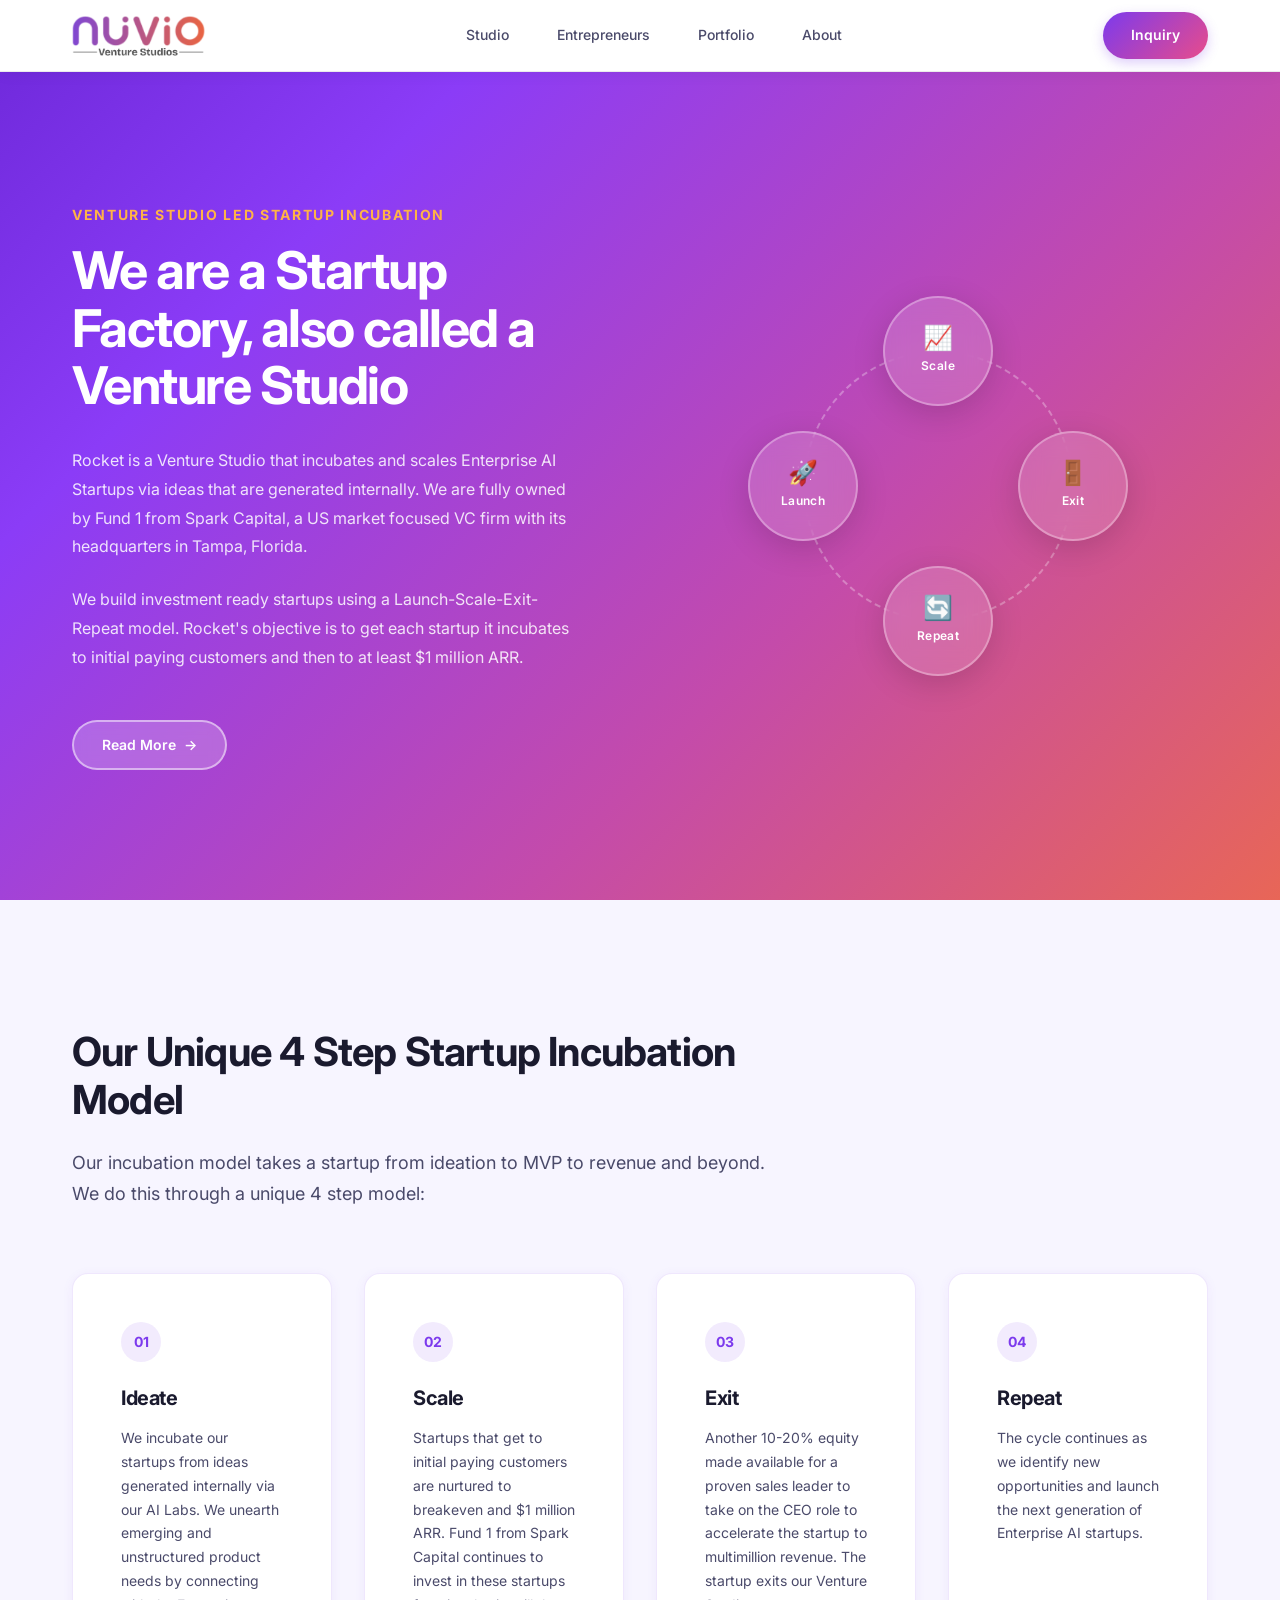
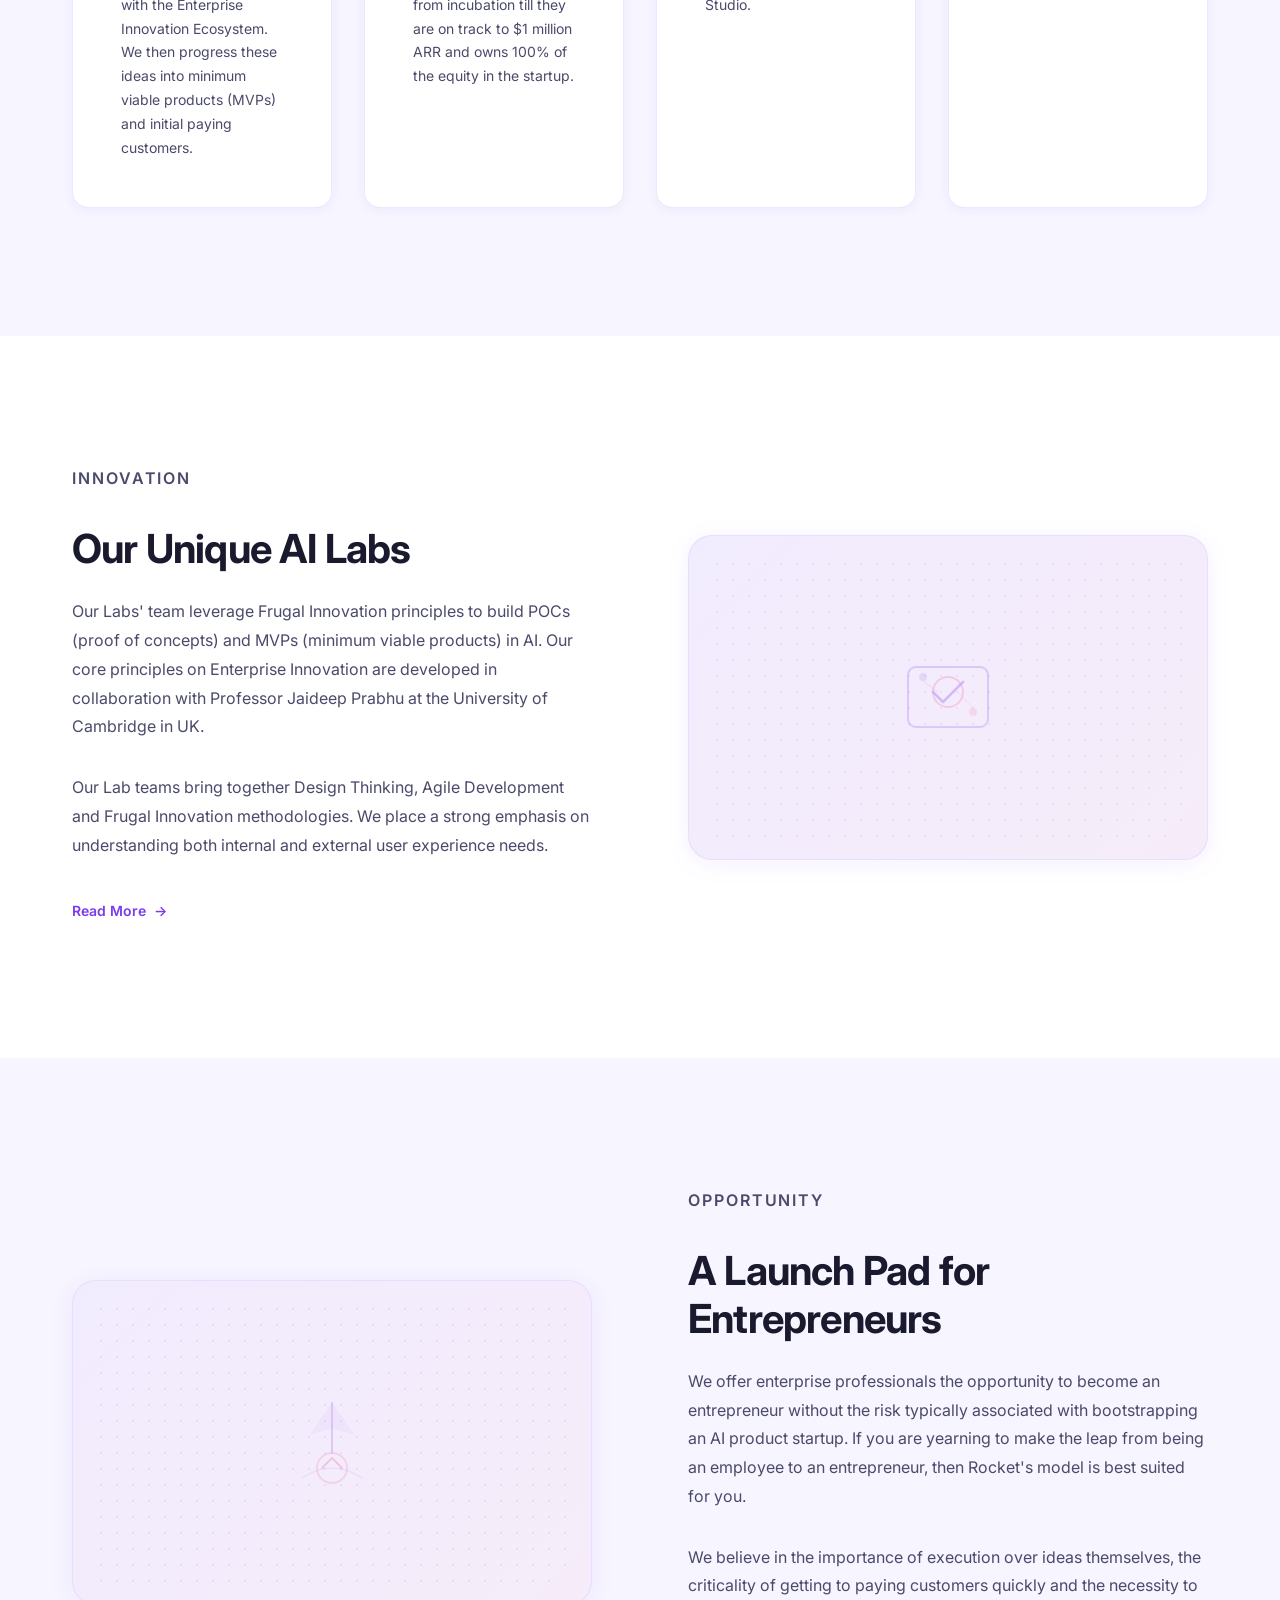
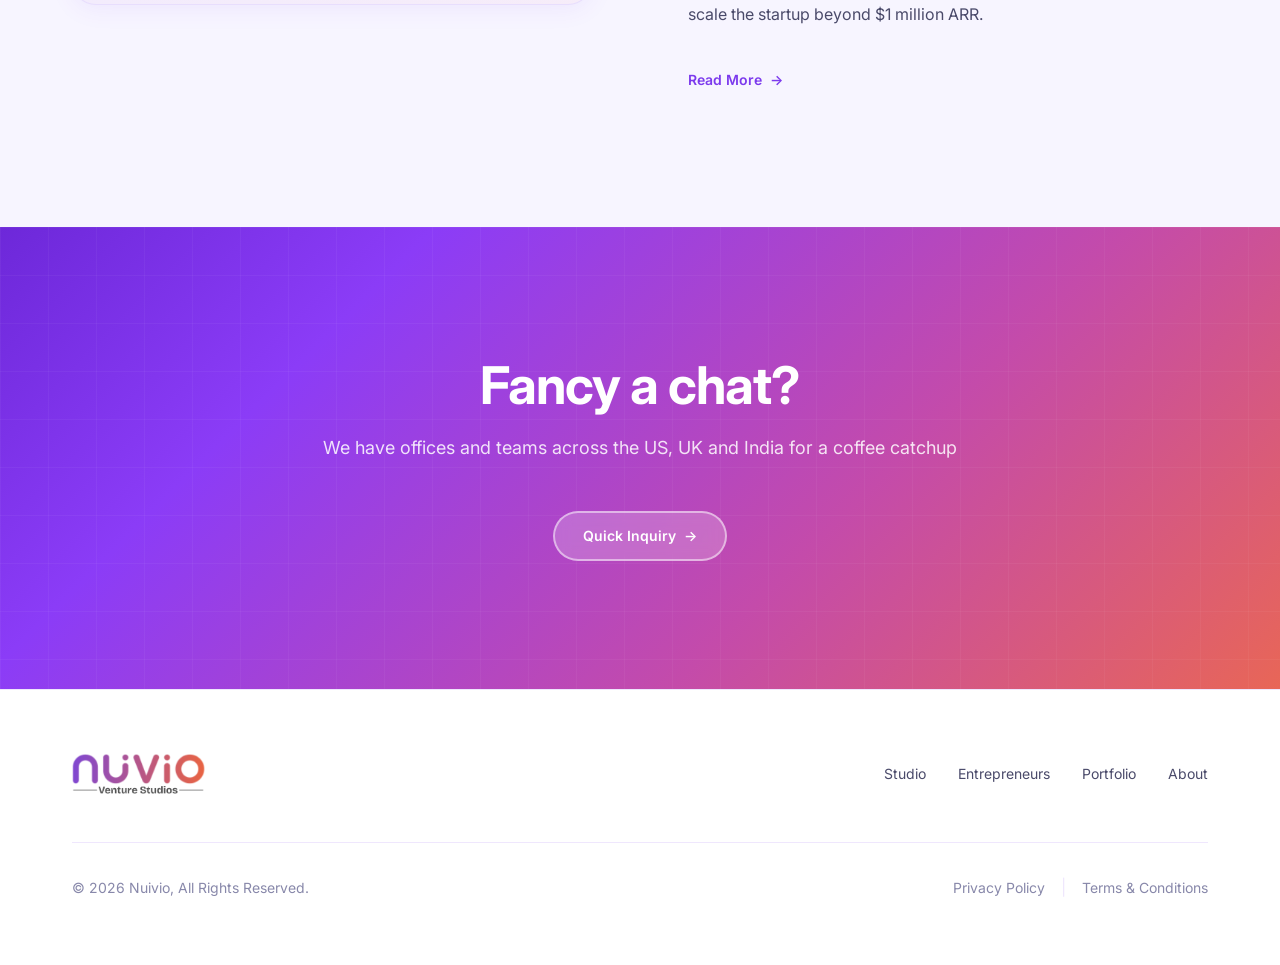
<file: index.html>
<!DOCTYPE html>
<html lang="en">

<head>
  <meta charset="UTF-8">
  <meta name="viewport" content="width=device-width, initial-scale=1.0">
  <title>Rocket — Venture Studio led Startup Incubation</title>
  <meta name="description"
    content="Rocket is a Venture Studio that incubates and scales Enterprise AI Startups. We build investment-ready startups using a Launch-Scale-Exit-Repeat model.">
  <link rel="preconnect" href="https://fonts.googleapis.com">
  <link rel="preconnect" href="https://fonts.gstatic.com" crossorigin>
  <link href="https://fonts.googleapis.com/css2?family=Inter:wght@400;500;600;700;800;900&display=swap"
    rel="stylesheet">
  <link rel="stylesheet" href="style.css">
</head>

<body>

  <!-- ========== NAVBAR ========== -->
  <nav class="navbar" id="navbar">
    <div class="container">
      <a href="index.html" class="navbar-logo">
        <img src="images/logo.png" alt="Rocket Logo" style="height: 40px;">
      </a>

      <div class="navbar-nav" id="navbarNav">
        <a href="studio.html">Studio</a>
        <a href="entrepreneurs.html">Entrepreneurs</a>
        <a href="#">Portfolio</a>
        <a href="#">About</a>
      </div>

      <div class="navbar-right">
        <a href="#inquiry" class="btn btn-primary">Inquiry</a>
        <button class="mobile-toggle" id="mobileToggle" aria-label="Toggle menu">
          <span></span>
          <span></span>
          <span></span>
        </button>
      </div>
    </div>
  </nav>

  <!-- ========== HERO ========== -->
  <section class="hero" id="hero">
    <div class="container">
      <div class="hero-content">
        <p class="eyebrow fade-in">Venture Studio led Startup Incubation</p>
        <h1 class="fade-in fade-in-delay-1">We are a Startup Factory, also called a Venture Studio</h1>
        <p class="hero-body fade-in fade-in-delay-2">
          Rocket is a Venture Studio that incubates and scales Enterprise AI Startups via ideas that are generated
          internally. We are fully owned by Fund 1 from Spark Capital, a US market focused VC firm with its headquarters
          in Tampa, Florida.
        </p>
        <p class="hero-body fade-in fade-in-delay-2" style="margin-top: -1.5rem;">
          We build investment ready startups using a Launch-Scale-Exit-Repeat model. Rocket's objective is to get each
          startup it incubates to initial paying customers and then to at least $1 million ARR.
        </p>
        <a href="studio.html" class="btn btn-primary fade-in fade-in-delay-3">
          Read More
          <span class="arrow">→</span>
        </a>
      </div>

      <!-- Step Circles Visual -->
      <div class="hero-visual fade-in fade-in-delay-3">
        <div class="step-circles">
          <!-- Rotating dashed connector ring -->
          <div class="step-circles-connector"></div>

          <!-- Scale -->
          <div class="step-circle step-circle--scale">
            <span class="step-circle-icon">📈</span>
            <span class="step-circle-label">Scale</span>
          </div>

          <!-- Launch -->
          <div class="step-circle step-circle--launch">
            <span class="step-circle-icon">🚀</span>
            <span class="step-circle-label">Launch</span>
          </div>

          <!-- Exit -->
          <div class="step-circle step-circle--exit">
            <span class="step-circle-icon">🚪</span>
            <span class="step-circle-label">Exit</span>
          </div>

          <!-- Repeat -->
          <div class="step-circle step-circle--repeat">
            <span class="step-circle-icon">🔄</span>
            <span class="step-circle-label">Repeat</span>
          </div>
        </div>
      </div>
    </div>
  </section>

  <!-- ========== 4-STEP MODEL ========== -->
  <section class="section section--alt" id="model">
    <div class="container">
      <div class="section-header fade-in">
        <h2>Our Unique 4 Step Startup Incubation Model</h2>
        <p>Our incubation model takes a startup from ideation to MVP to revenue and beyond. We do this through a unique
          4 step model:</p>
      </div>

      <div class="cards-grid">
        <div class="card fade-in fade-in-delay-1">
          <div class="card-step">01</div>
          <h3>Ideate</h3>
          <p>We incubate our startups from ideas generated internally via our AI Labs. We unearth emerging and
            unstructured product needs by connecting with the Enterprise Innovation Ecosystem. We then progress these
            ideas into minimum viable products (MVPs) and initial paying customers.</p>
        </div>
        <div class="card fade-in fade-in-delay-2">
          <div class="card-step">02</div>
          <h3>Scale</h3>
          <p>Startups that get to initial paying customers are nurtured to breakeven and $1 million ARR. Fund 1 from
            Spark Capital continues to invest in these startups from incubation till they are on track to $1 million ARR
            and owns 100% of the equity in the startup.</p>
        </div>
        <div class="card fade-in fade-in-delay-3">
          <div class="card-step">03</div>
          <h3>Exit</h3>
          <p>Another 10-20% equity made available for a proven sales leader to take on the CEO role to accelerate the
            startup to multimillion revenue. The startup exits our Venture Studio.</p>
        </div>
        <div class="card fade-in fade-in-delay-4">
          <div class="card-step">04</div>
          <h3>Repeat</h3>
          <p>The cycle continues as we identify new opportunities and launch the next generation of Enterprise AI
            startups.</p>
        </div>
      </div>
    </div>
  </section>

  <!-- ========== AI LABS ========== -->
  <section class="section" id="labs">
    <div class="container">
      <div class="content-split">
        <div class="content-text fade-in">
          <p class="eyebrow">Innovation</p>
          <h2>Our Unique AI Labs</h2>
          <p>Our Labs' team leverage Frugal Innovation principles to build POCs (proof of concepts) and MVPs (minimum
            viable products) in AI. Our core principles on Enterprise Innovation are developed in collaboration with
            Professor Jaideep Prabhu at the University of Cambridge in UK.</p>
          <p>Our Lab teams bring together Design Thinking, Agile Development and Frugal Innovation methodologies. We
            place a strong emphasis on understanding both internal and external user experience needs.</p>
          <a href="studio.html" class="btn btn-ghost">
            Read More <span class="arrow">→</span>
          </a>
        </div>
        <div class="content-image fade-in fade-in-delay-2">
          <div class="illustration-placeholder">
            <svg viewBox="0 0 120 120" fill="none" xmlns="http://www.w3.org/2000/svg">
              <rect x="20" y="30" width="80" height="60" rx="8" stroke="#7c3aed" stroke-width="2" opacity="0.5" />
              <circle cx="60" cy="55" r="15" stroke="#e84c8b" stroke-width="2" opacity="0.5" />
              <path d="M45 55 L55 65 L75 45" stroke="#7c3aed" stroke-width="2.5" stroke-linecap="round"
                stroke-linejoin="round" opacity="0.7" />
              <circle cx="35" cy="40" r="4" fill="#7c3aed" opacity="0.3" />
              <circle cx="85" cy="75" r="4" fill="#e84c8b" opacity="0.3" />
              <line x1="35" y1="44" x2="50" y2="55" stroke="#7c3aed" stroke-width="1" opacity="0.3" />
              <line x1="70" y1="55" x2="85" y2="71" stroke="#e84c8b" stroke-width="1" opacity="0.3" />
            </svg>
          </div>
        </div>
      </div>
    </div>
  </section>

  <!-- ========== ENTREPRENEURS ========== -->
  <section class="section section--alt" id="entrepreneurs">
    <div class="container">
      <div class="content-split content-split--reverse">
        <div class="content-text fade-in">
          <p class="eyebrow">Opportunity</p>
          <h2>A Launch Pad for Entrepreneurs</h2>
          <p>We offer enterprise professionals the opportunity to become an entrepreneur without the risk typically
            associated with bootstrapping an AI product startup. If you are yearning to make the leap from being an
            employee to an entrepreneur, then Rocket's model is best suited for you.</p>
          <p>We believe in the importance of execution over ideas themselves, the criticality of getting to paying
            customers quickly and the necessity to scale the startup beyond $1 million ARR.</p>
          <a href="entrepreneurs.html" class="btn btn-ghost">
            Read More <span class="arrow">→</span>
          </a>
        </div>
        <div class="content-image fade-in fade-in-delay-2">
          <div class="illustration-placeholder">
            <svg viewBox="0 0 120 120" fill="none" xmlns="http://www.w3.org/2000/svg">
              <path d="M60 20 L60 70" stroke="#7c3aed" stroke-width="2" stroke-linecap="round" opacity="0.5" />
              <path d="M60 20 L80 50 L60 45 L40 50 Z" fill="#7c3aed" opacity="0.1" stroke="#7c3aed"
                stroke-width="1.5" />
              <circle cx="60" cy="85" r="15" stroke="#e84c8b" stroke-width="2" opacity="0.4" />
              <path d="M50 85 L60 75 L70 85" stroke="#e84c8b" stroke-width="2" stroke-linecap="round"
                stroke-linejoin="round" opacity="0.6" />
              <path d="M30 95 Q60 75 90 95" stroke="#7c3aed" stroke-width="1" opacity="0.3" />
            </svg>
          </div>
        </div>
      </div>
    </div>
  </section>

  <!-- ========== CTA BANNER ========== -->
  <section class="cta-banner" id="inquiry">
    <div class="container">
      <h2 class="fade-in">Fancy a chat?</h2>
      <p class="fade-in fade-in-delay-1">We have offices and teams across the US, UK and India for a coffee catchup</p>
      <a href="#inquiry" class="btn btn-primary fade-in fade-in-delay-2">
        Quick Inquiry
        <span class="arrow">→</span>
      </a>
    </div>
  </section>

  <!-- ========== FOOTER ========== -->
  <footer class="footer">
    <div class="container">
      <div class="footer-top">
        <a href="index.html" class="footer-logo">
          <img src="images/logo.png" alt="Rocket Logo" style="height: 40px;">
        </a>

        <nav class="footer-nav">
          <a href="studio.html">Studio</a>
          <a href="entrepreneurs.html">Entrepreneurs</a>
          <a href="#">Portfolio</a>
          <a href="#">About</a>
        </nav>
      </div>

      <div class="footer-bottom">
        <p>&copy; 2026 Nuivio, All Rights Reserved.</p>
        <div class="footer-legal">
          <a href="#">Privacy Policy</a>
          <span class="divider">|</span>
          <a href="#">Terms &amp; Conditions</a>
        </div>
      </div>
    </div>
  </footer>

  <script src="main.js"></script>
</body>

</html>
</file>
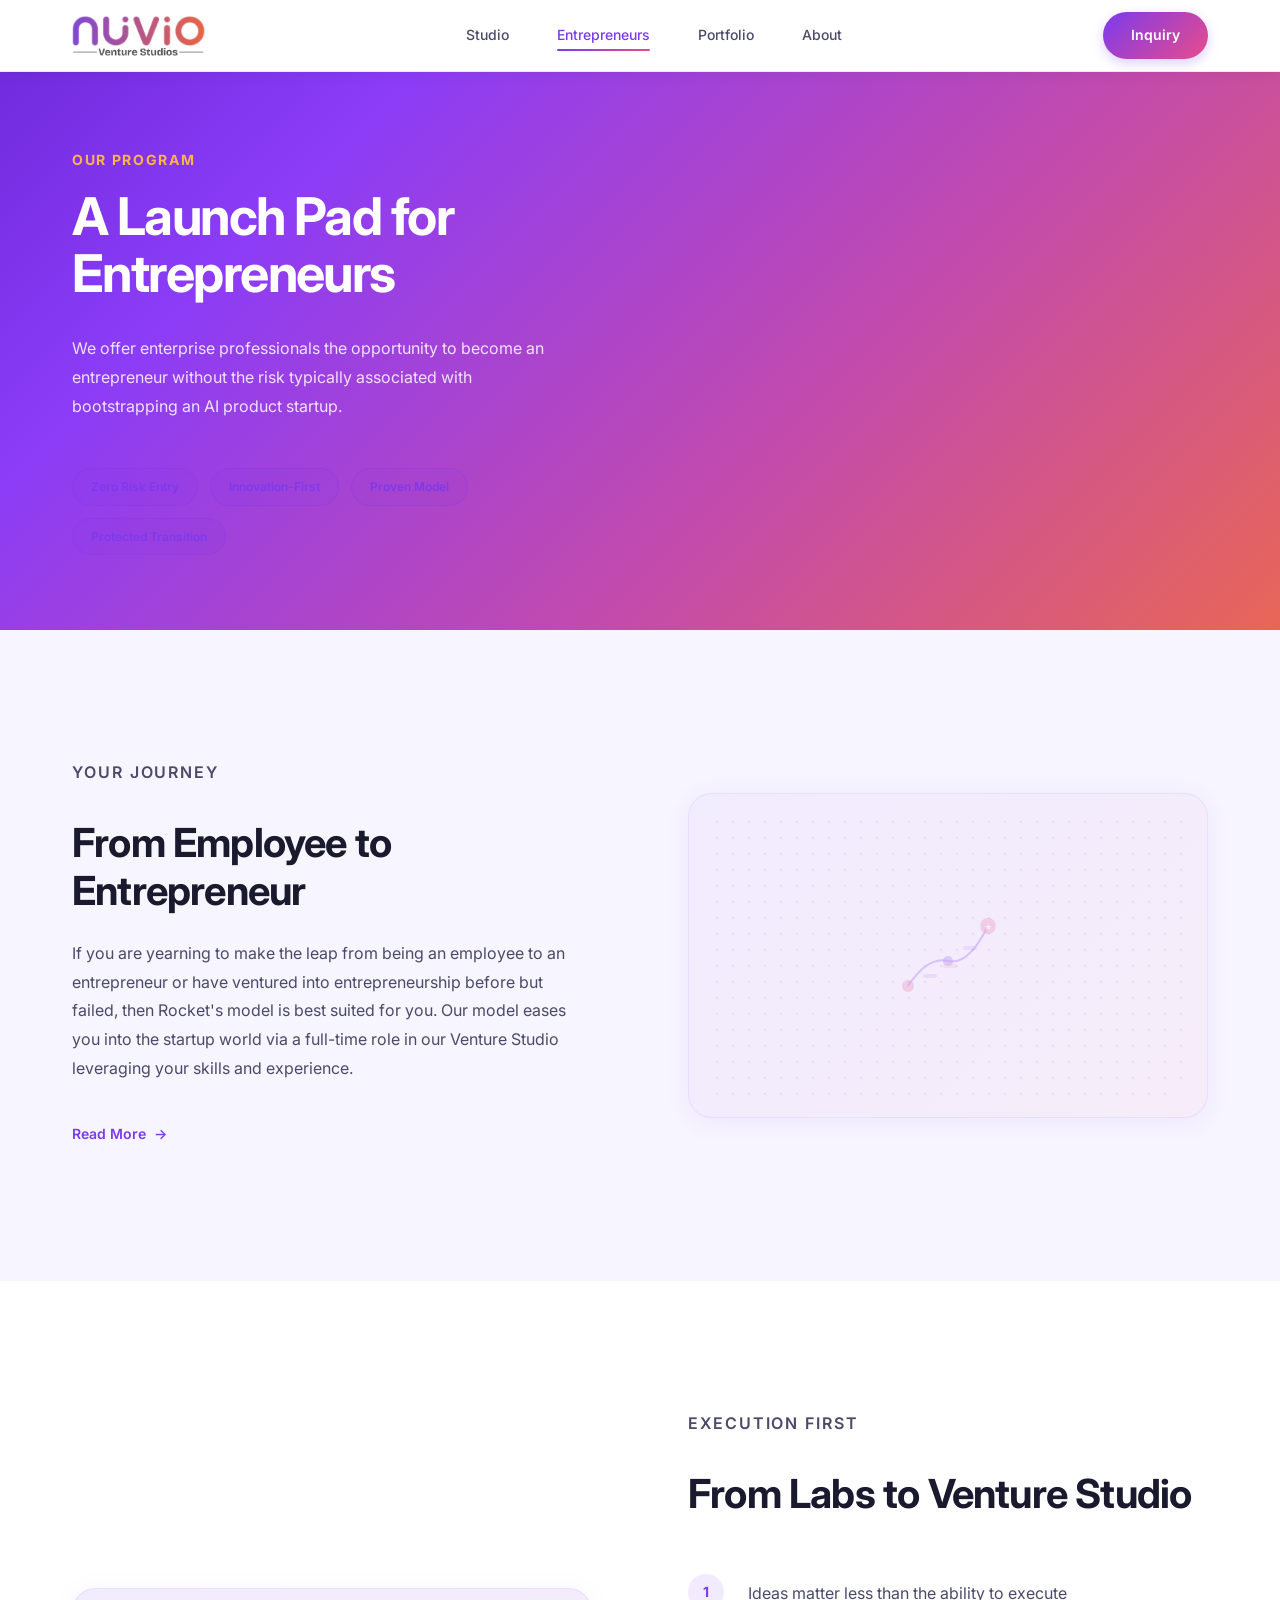
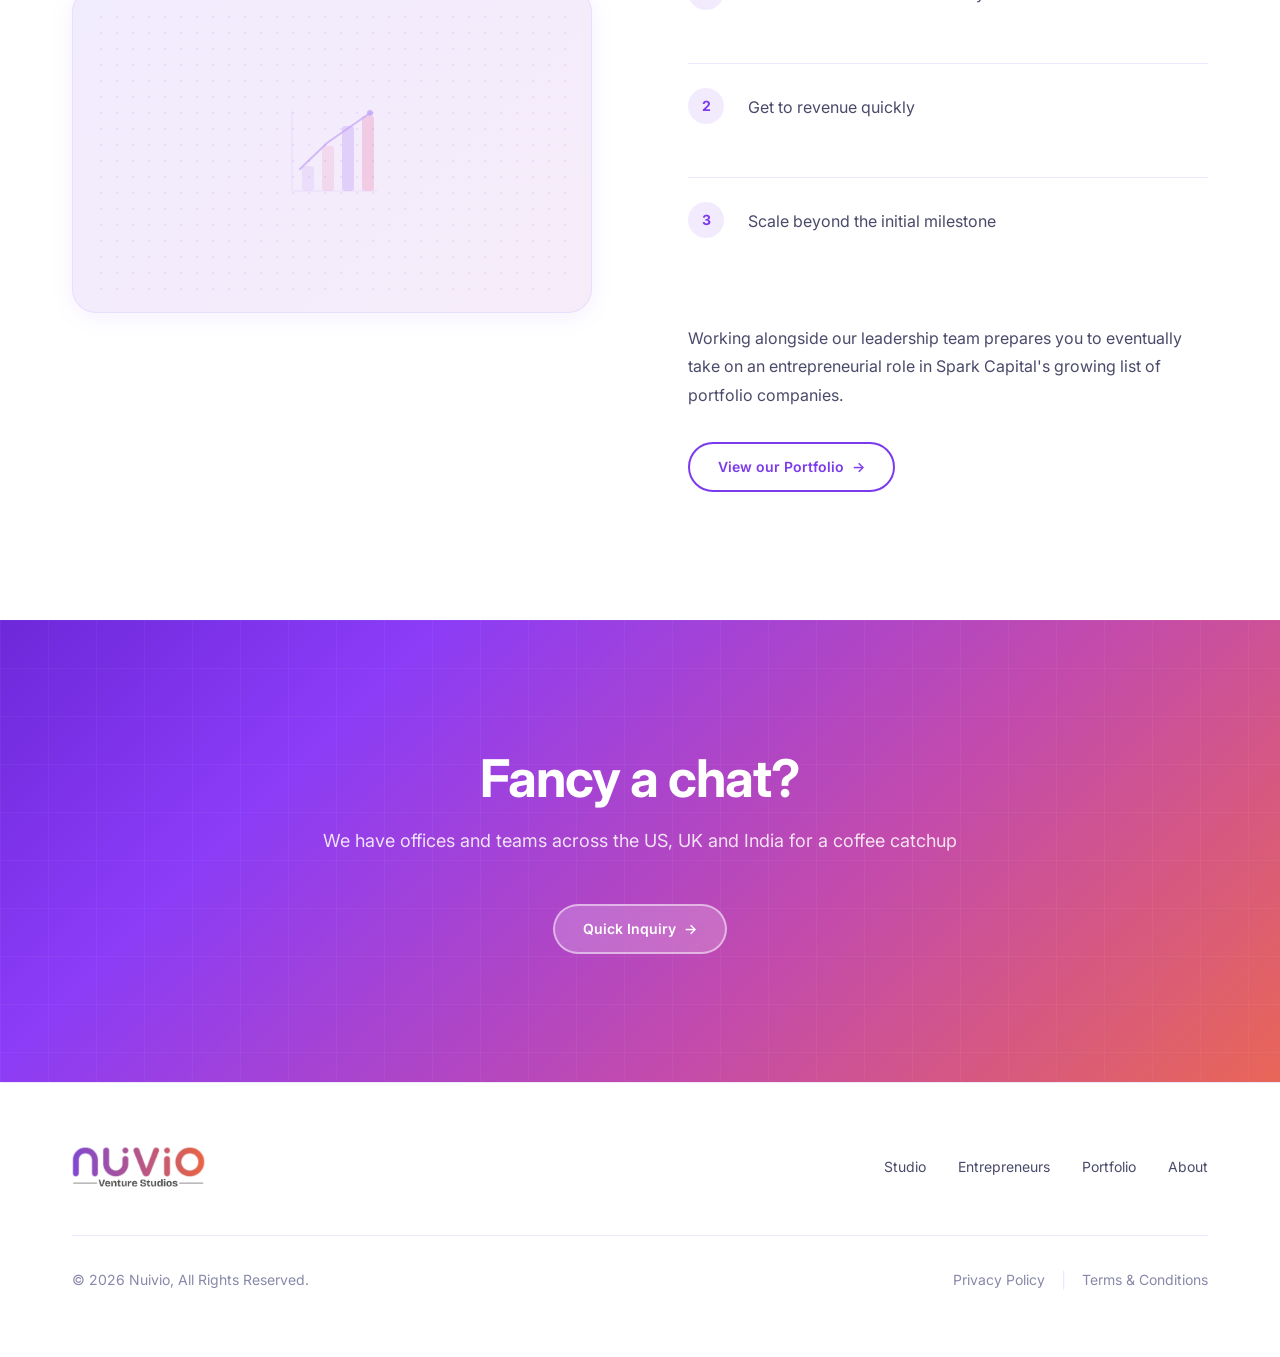
<file: entrepreneurs.html>
<!DOCTYPE html>
<html lang="en">

<head>
    <meta charset="UTF-8">
    <meta name="viewport" content="width=device-width, initial-scale=1.0">
    <title>Entrepreneurs — Rocket Launch Pad Program</title>
    <meta name="description"
        content="We offer enterprise professionals the opportunity to become an entrepreneur without the risk typically associated with bootstrapping an AI product startup.">
    <link rel="preconnect" href="https://fonts.googleapis.com">
    <link rel="preconnect" href="https://fonts.gstatic.com" crossorigin>
    <link href="https://fonts.googleapis.com/css2?family=Inter:wght@400;500;600;700;800;900&display=swap"
        rel="stylesheet">
    <link rel="stylesheet" href="style.css">
</head>

<body>

    <!-- ========== NAVBAR ========== -->
    <nav class="navbar" id="navbar">
        <div class="container">
            <a href="index.html" class="navbar-logo">
                <img src="images/logo.png" alt="Rocket Logo" style="height: 40px;">
            </a>

            <div class="navbar-nav" id="navbarNav">
                <a href="studio.html">Studio</a>
                <a href="entrepreneurs.html" class="active">Entrepreneurs</a>
                <a href="#">Portfolio</a>
                <a href="#">About</a>
            </div>

            <div class="navbar-right">
                <a href="index.html#inquiry" class="btn btn-primary">Inquiry</a>
                <button class="mobile-toggle" id="mobileToggle" aria-label="Toggle menu">
                    <span></span>
                    <span></span>
                    <span></span>
                </button>
            </div>
        </div>
    </nav>

    <!-- ========== HERO ========== -->
    <section class="hero hero--short" id="hero">
        <div class="container">
            <div class="hero-content">
                <p class="eyebrow fade-in">Our Program</p>
                <h1 class="fade-in fade-in-delay-1">A Launch Pad for Entrepreneurs</h1>
                <p class="hero-body fade-in fade-in-delay-2">
                    We offer enterprise professionals the opportunity to become an entrepreneur without the risk
                    typically associated with bootstrapping an AI product startup.
                </p>
                <div class="pills fade-in fade-in-delay-3" style="margin-top: var(--space-xl);">
                    <span class="pill">Zero Risk Entry</span>
                    <span class="pill">Innovation-First</span>
                    <span class="pill">Proven Model</span>
                    <span class="pill">Protected Transition</span>
                </div>
            </div>
        </div>
    </section>

    <!-- ========== FROM EMPLOYEE TO ENTREPRENEUR ========== -->
    <section class="section section--alt" id="employee-to-entrepreneur">
        <div class="container">
            <div class="content-split">
                <div class="content-text fade-in">
                    <p class="eyebrow">Your Journey</p>
                    <h2>From Employee to Entrepreneur</h2>
                    <p>If you are yearning to make the leap from being an employee to an entrepreneur or have ventured
                        into entrepreneurship before but failed, then Rocket's model is best suited for you. Our model
                        eases you into the startup world via a full-time role in our Venture Studio leveraging your
                        skills and experience.</p>
                    <a href="#execution" class="btn btn-ghost">
                        Read More <span class="arrow">→</span>
                    </a>
                </div>
                <div class="content-image fade-in fade-in-delay-2">
                    <div class="illustration-placeholder">
                        <svg viewBox="0 0 120 120" fill="none" xmlns="http://www.w3.org/2000/svg">
                            <!-- Journey / path illustration -->
                            <path d="M20 90 Q40 60 60 65 Q80 70 100 30" stroke="#7c3aed" stroke-width="2" fill="none"
                                opacity="0.6" stroke-linecap="round" />
                            <circle cx="20" cy="90" r="6" fill="#e84c8b" opacity="0.5" />
                            <circle cx="60" cy="65" r="5" fill="#7c3aed" opacity="0.5" />
                            <circle cx="100" cy="30" r="8" fill="#e84c8b" opacity="0.5" />
                            <text x="100" y="34" text-anchor="middle" fill="white" font-size="8" font-weight="bold"
                                opacity="0.9">★</text>
                            <!-- Stepping stones -->
                            <rect x="35" y="78" width="14" height="4" rx="2" fill="#7c3aed" opacity="0.25" />
                            <rect x="55" y="68" width="14" height="4" rx="2" fill="#e84c8b" opacity="0.25" />
                            <rect x="75" y="50" width="14" height="4" rx="2" fill="#7c3aed" opacity="0.25" />
                        </svg>
                    </div>
                </div>
            </div>
        </div>
    </section>

    <!-- ========== EXECUTION ========== -->
    <section class="section" id="execution">
        <div class="container">
            <div class="content-split content-split--reverse">
                <div class="content-text fade-in">
                    <p class="eyebrow">Execution First</p>
                    <h2>From Labs to Venture Studio</h2>

                    <div class="execution-list">
                        <div class="execution-item">
                            <div class="execution-num">1</div>
                            <p>Ideas matter less than the ability to execute</p>
                        </div>
                        <div class="execution-item">
                            <div class="execution-num">2</div>
                            <p>Get to revenue quickly</p>
                        </div>
                        <div class="execution-item">
                            <div class="execution-num">3</div>
                            <p>Scale beyond the initial milestone</p>
                        </div>
                    </div>

                    <p style="margin-top: var(--space-xl);">Working alongside our leadership team prepares you to
                        eventually take on an entrepreneurial role in Spark Capital's growing list of portfolio
                        companies.</p>

                    <div style="margin-top: var(--space-xl);">
                        <a href="#" class="btn btn-outline">
                            View our Portfolio
                            <span class="arrow">→</span>
                        </a>
                    </div>
                </div>
                <div class="content-image fade-in fade-in-delay-2">
                    <div class="illustration-placeholder">
                        <svg viewBox="0 0 120 120" fill="none" xmlns="http://www.w3.org/2000/svg">
                            <!-- Growth chart illustration -->
                            <line x1="20" y1="100" x2="20" y2="20" stroke="rgba(124,58,237,0.2)" stroke-width="1" />
                            <line x1="20" y1="100" x2="105" y2="100" stroke="rgba(124,58,237,0.2)" stroke-width="1" />
                            <!-- Bars -->
                            <rect x="30" y="75" width="12" height="25" rx="3" fill="#7c3aed" opacity="0.2" />
                            <rect x="50" y="55" width="12" height="45" rx="3" fill="#e84c8b" opacity="0.3" />
                            <rect x="70" y="35" width="12" height="65" rx="3" fill="#7c3aed" opacity="0.4" />
                            <rect x="90" y="25" width="12" height="75" rx="3" fill="#e84c8b" opacity="0.5" />
                            <!-- Growth arrow -->
                            <path d="M28 78 L55 52 L75 38 L98 22" stroke="#7c3aed" stroke-width="2" fill="none"
                                stroke-linecap="round" opacity="0.7" />
                            <circle cx="98" cy="22" r="3" fill="#7c3aed" opacity="0.8" />
                        </svg>
                    </div>
                </div>
            </div>
        </div>
    </section>

    <!-- ========== CTA BANNER ========== -->
    <section class="cta-banner" id="inquiry">
        <div class="container">
            <h2 class="fade-in">Fancy a chat?</h2>
            <p class="fade-in fade-in-delay-1">We have offices and teams across the US, UK and India for a coffee
                catchup</p>
            <a href="index.html#inquiry" class="btn btn-primary fade-in fade-in-delay-2">
                Quick Inquiry
                <span class="arrow">→</span>
            </a>
        </div>
    </section>

    <!-- ========== FOOTER ========== -->
    <footer class="footer">
        <div class="container">
            <div class="footer-top">
                <a href="index.html" class="footer-logo">
                    <img src="images/logo.png" alt="Rocket Logo" style="height: 40px;">
                </a>

                <nav class="footer-nav">
                    <a href="studio.html">Studio</a>
                    <a href="entrepreneurs.html">Entrepreneurs</a>
                    <a href="#">Portfolio</a>
                    <a href="#">About</a>
                </nav>
            </div>

            <div class="footer-bottom">
                <p>&copy; 2026 Nuivio, All Rights Reserved.</p>
                <div class="footer-legal">
                    <a href="#">Privacy Policy</a>
                    <span class="divider">|</span>
                    <a href="#">Terms &amp; Conditions</a>
                </div>
            </div>
        </div>
    </footer>

    <script src="main.js"></script>
</body>

</html>
</file>
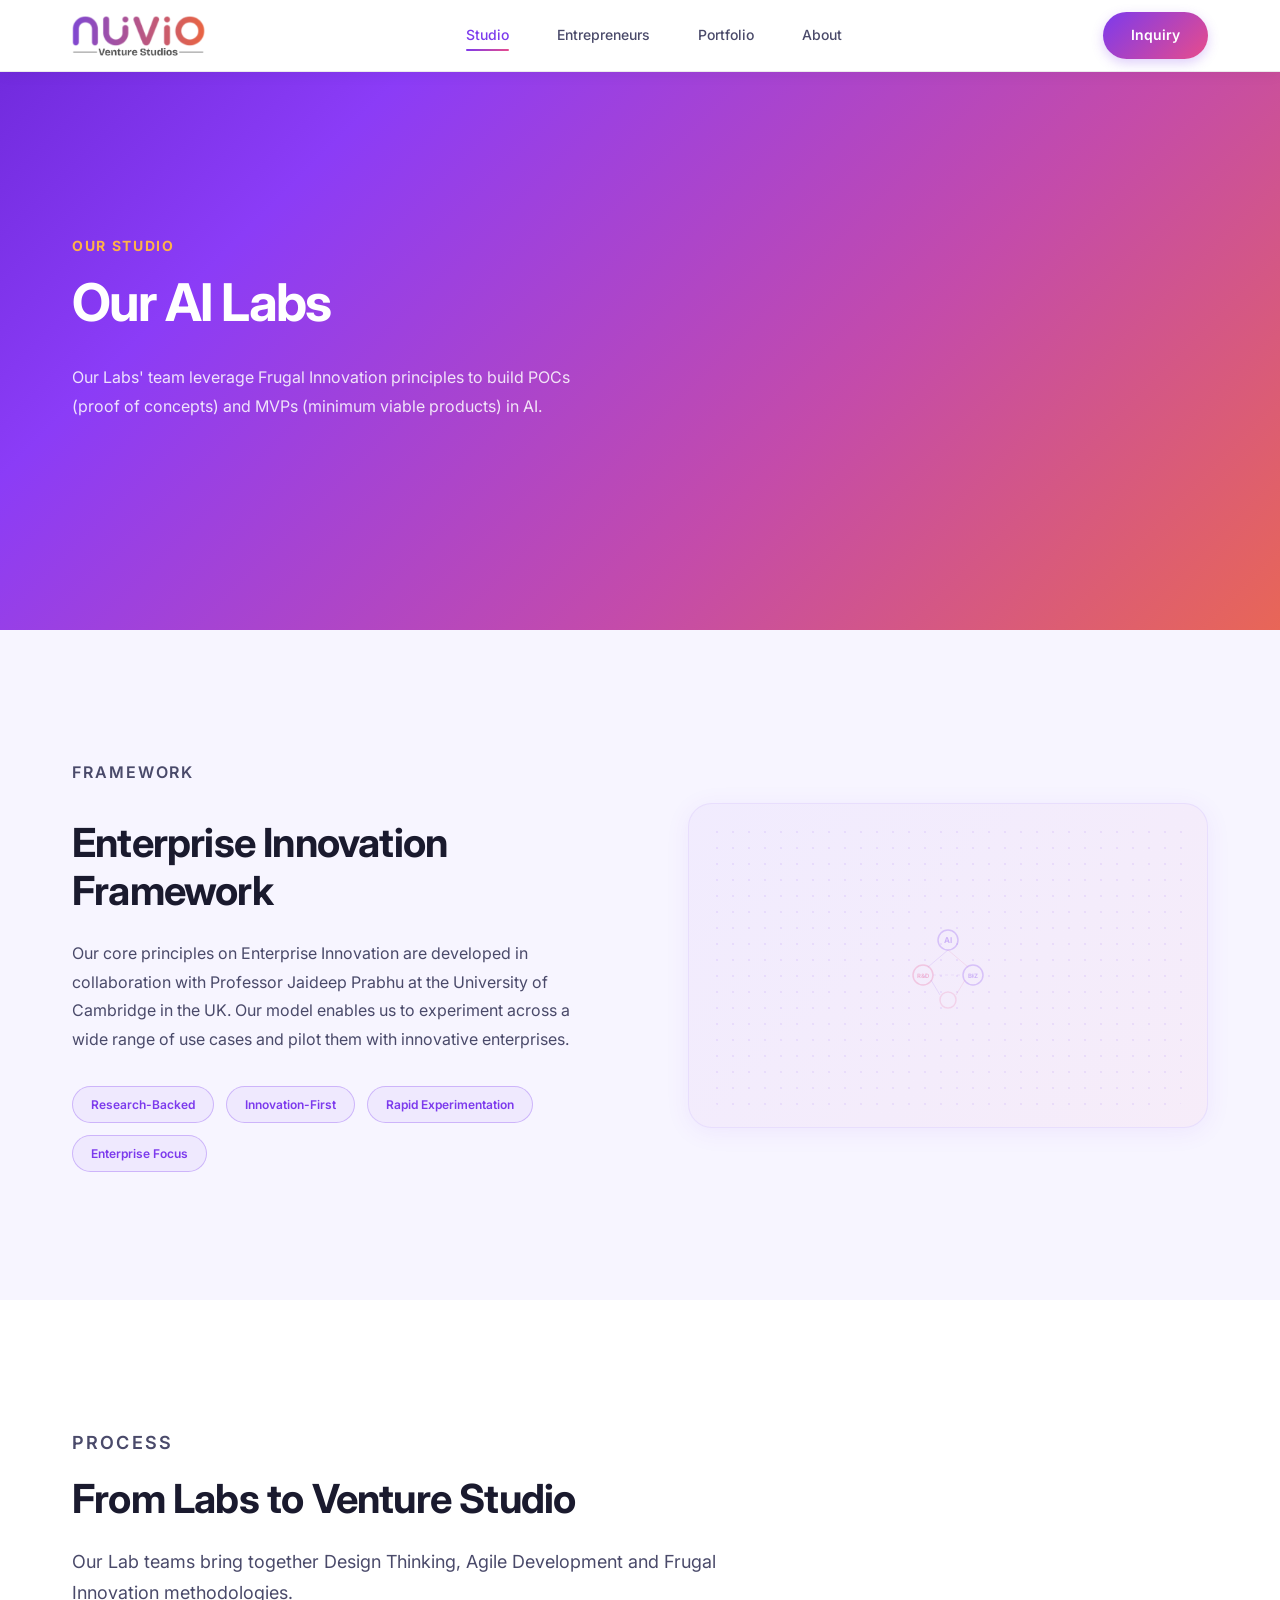
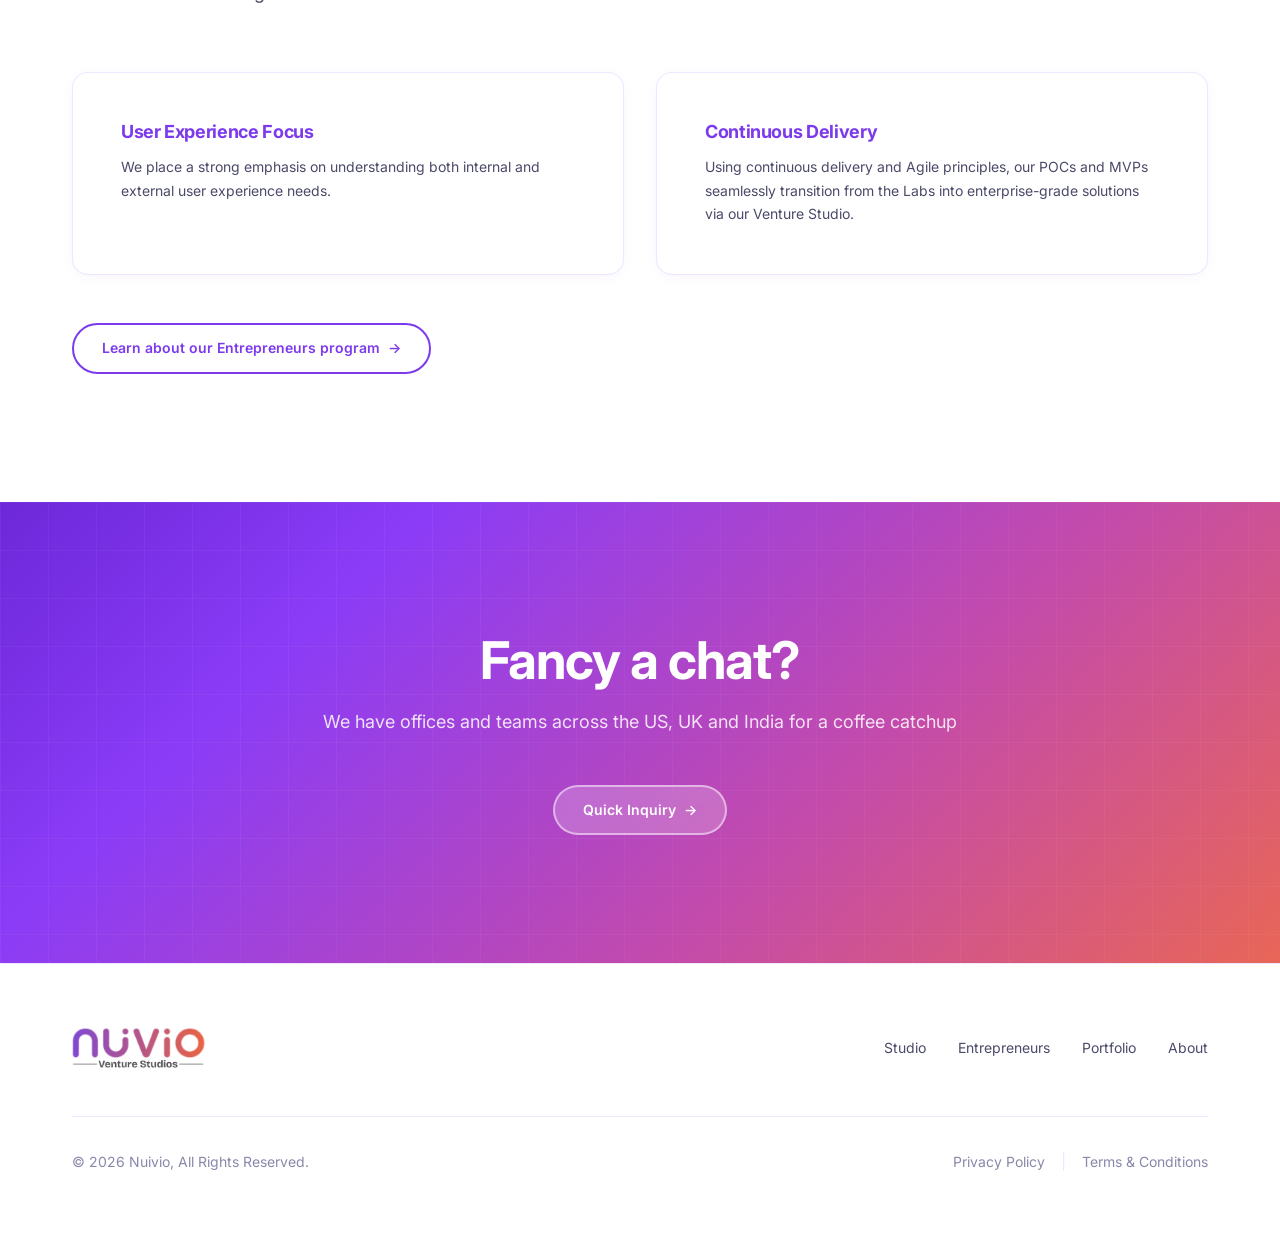
<file: studio.html>
<!DOCTYPE html>
<html lang="en">

<head>
    <meta charset="UTF-8">
    <meta name="viewport" content="width=device-width, initial-scale=1.0">
    <title>Studio — Rocket AI Labs & Enterprise Innovation</title>
    <meta name="description"
        content="Rocket's AI Labs leverage Frugal Innovation to build POCs and MVPs in AI, powered by enterprise innovation frameworks from the University of Cambridge.">
    <link rel="preconnect" href="https://fonts.googleapis.com">
    <link rel="preconnect" href="https://fonts.gstatic.com" crossorigin>
    <link href="https://fonts.googleapis.com/css2?family=Inter:wght@400;500;600;700;800;900&display=swap"
        rel="stylesheet">
    <link rel="stylesheet" href="style.css">
</head>

<body>

    <!-- ========== NAVBAR ========== -->
    <nav class="navbar" id="navbar">
        <div class="container">
            <a href="index.html" class="navbar-logo">
                <img src="images/logo.png" alt="Rocket Logo" style="height: 40px;">
            </a>

            <div class="navbar-nav" id="navbarNav">
                <a href="studio.html" class="active">Studio</a>
                <a href="entrepreneurs.html">Entrepreneurs</a>
                <a href="#">Portfolio</a>
                <a href="#">About</a>
            </div>

            <div class="navbar-right">
                <a href="index.html#inquiry" class="btn btn-primary">Inquiry</a>
                <button class="mobile-toggle" id="mobileToggle" aria-label="Toggle menu">
                    <span></span>
                    <span></span>
                    <span></span>
                </button>
            </div>
        </div>
    </nav>

    <!-- ========== HERO ========== -->
    <section class="hero hero--short" id="hero">
        <div class="container">
            <div class="hero-content">
                <p class="eyebrow fade-in">Our Studio</p>
                <h1 class="fade-in fade-in-delay-1">Our AI Labs</h1>
                <p class="hero-body fade-in fade-in-delay-2">
                    Our Labs' team leverage Frugal Innovation principles to build POCs (proof of concepts) and MVPs
                    (minimum viable products) in AI.
                </p>
            </div>
        </div>
    </section>

    <!-- ========== ENTERPRISE INNOVATION FRAMEWORK ========== -->
    <section class="section section--alt" id="framework">
        <div class="container">
            <div class="content-split">
                <div class="content-text fade-in">
                    <p class="eyebrow">Framework</p>
                    <h2>Enterprise Innovation Framework</h2>
                    <p>Our core principles on Enterprise Innovation are developed in collaboration with Professor
                        Jaideep Prabhu at the University of Cambridge in the UK. Our model enables us to experiment
                        across a wide range of use cases and pilot them with innovative enterprises.</p>
                    <div class="pills">
                        <span class="pill">Research-Backed</span>
                        <span class="pill">Innovation-First</span>
                        <span class="pill">Rapid Experimentation</span>
                        <span class="pill">Enterprise Focus</span>
                    </div>
                </div>
                <div class="content-image fade-in fade-in-delay-2">
                    <div class="illustration-placeholder">
                        <svg viewBox="0 0 120 120" fill="none" xmlns="http://www.w3.org/2000/svg">
                            <!-- Framework / network illustration -->
                            <circle cx="60" cy="35" r="10" stroke="#7c3aed" stroke-width="1.5" opacity="0.6" />
                            <circle cx="35" cy="70" r="10" stroke="#e84c8b" stroke-width="1.5" opacity="0.6" />
                            <circle cx="85" cy="70" r="10" stroke="#7c3aed" stroke-width="1.5" opacity="0.6" />
                            <circle cx="60" cy="95" r="8" stroke="#e84c8b" stroke-width="1.5" opacity="0.4" />
                            <line x1="60" y1="45" x2="40" y2="62" stroke="#7c3aed" stroke-width="1" opacity="0.3" />
                            <line x1="60" y1="45" x2="80" y2="62" stroke="#e84c8b" stroke-width="1" opacity="0.3" />
                            <line x1="43" y1="75" x2="52" y2="90" stroke="#7c3aed" stroke-width="1" opacity="0.3" />
                            <line x1="77" y1="75" x2="68" y2="90" stroke="#e84c8b" stroke-width="1" opacity="0.3" />
                            <line x1="45" y1="70" x2="75" y2="70" stroke="#7c3aed" stroke-width="1" opacity="0.2"
                                stroke-dasharray="3 3" />
                            <text x="60" y="38" text-anchor="middle" fill="#7c3aed" font-size="8" font-weight="bold"
                                opacity="0.8">AI</text>
                            <text x="35" y="73" text-anchor="middle" fill="#e84c8b" font-size="6" font-weight="bold"
                                opacity="0.8">R&amp;D</text>
                            <text x="85" y="73" text-anchor="middle" fill="#7c3aed" font-size="6" font-weight="bold"
                                opacity="0.8">BIZ</text>
                        </svg>
                    </div>
                </div>
            </div>
        </div>
    </section>

    <!-- ========== FROM LABS TO VENTURE STUDIO ========== -->
    <section class="section" id="labs-to-studio">
        <div class="container">
            <div class="section-header fade-in">
                <p class="eyebrow">Process</p>
                <h2>From Labs to Venture Studio</h2>
                <p>Our Lab teams bring together Design Thinking, Agile Development and Frugal Innovation methodologies.
                </p>
            </div>

            <div class="feature-blocks fade-in fade-in-delay-1">
                <div class="feature-block">
                    <h4>User Experience Focus</h4>
                    <p>We place a strong emphasis on understanding both internal and external user experience needs.</p>
                </div>
                <div class="feature-block">
                    <h4>Continuous Delivery</h4>
                    <p>Using continuous delivery and Agile principles, our POCs and MVPs seamlessly transition from the
                        Labs into enterprise-grade solutions via our Venture Studio.</p>
                </div>
            </div>

            <div style="margin-top: var(--space-2xl);" class="fade-in fade-in-delay-2">
                <a href="entrepreneurs.html" class="btn btn-outline">
                    Learn about our Entrepreneurs program
                    <span class="arrow">→</span>
                </a>
            </div>
        </div>
    </section>

    <!-- ========== CTA BANNER ========== -->
    <section class="cta-banner" id="inquiry">
        <div class="container">
            <h2 class="fade-in">Fancy a chat?</h2>
            <p class="fade-in fade-in-delay-1">We have offices and teams across the US, UK and India for a coffee
                catchup</p>
            <a href="index.html#inquiry" class="btn btn-primary fade-in fade-in-delay-2">
                Quick Inquiry
                <span class="arrow">→</span>
            </a>
        </div>
    </section>

    <!-- ========== FOOTER ========== -->
    <footer class="footer">
        <div class="container">
            <div class="footer-top">
                <a href="index.html" class="footer-logo">
                    <img src="images/logo.png" alt="Rocket Logo" style="height: 40px;">
                </a>

                <nav class="footer-nav">
                    <a href="studio.html">Studio</a>
                    <a href="entrepreneurs.html">Entrepreneurs</a>
                    <a href="#">Portfolio</a>
                    <a href="#">About</a>
                </nav>
            </div>

            <div class="footer-bottom">
                <p>&copy; 2026 Nuivio, All Rights Reserved.</p>
                <div class="footer-legal">
                    <a href="#">Privacy Policy</a>
                    <span class="divider">|</span>
                    <a href="#">Terms &amp; Conditions</a>
                </div>
            </div>
        </div>
    </footer>

    <script src="main.js"></script>
</body>

</html>
</file>
<file: style.css>
/* ===================================================
   ROCKET VENTURE STUDIO — LIGHT THEME DESIGN SYSTEM
   =================================================== */

/* --- CSS Reset & Box Model --- */
*,
*::before,
*::after {
  margin: 0;
  padding: 0;
  box-sizing: border-box;
}

/* --- Custom Properties (Design Tokens) --- */
:root {
  /* Colors — Light Theme */
  --bg-primary: #ffffff;
  --bg-secondary: #f7f5ff;
  --bg-card: #ffffff;
  --bg-card-hover: #faf8ff;
  --bg-glass: rgba(255, 255, 255, 0.85);
  --bg-navbar: #ffffff;

  --text-primary: #1a1a2e;
  --text-secondary: #4a4a6a;
  --text-muted: #8888aa;

  --accent-purple: #7c3aed;
  --accent-purple-light: #9d5cff;
  --accent-coral: #e84c8b;
  --accent-orange: #f97316;
  --accent-gradient: linear-gradient(135deg, #7c3aed, #e84c8b);
  --hero-gradient: linear-gradient(135deg, #6d28d9 0%, #8b3cf7 25%, #c44baa 65%, #e86657 100%);

  --border-subtle: rgba(124, 58, 237, 0.12);
  --border-accent: rgba(124, 58, 237, 0.3);

  /* Typography */
  --font-family: 'Inter', -apple-system, BlinkMacSystemFont, 'Segoe UI', sans-serif;
  --font-size-xs: 0.75rem;
  --font-size-sm: 0.875rem;
  --font-size-base: 1rem;
  --font-size-lg: 1.125rem;
  --font-size-xl: 1.25rem;
  --font-size-2xl: 1.5rem;
  --font-size-3xl: 2rem;
  --font-size-4xl: 2.5rem;
  --font-size-5xl: 3.25rem;
  --font-size-hero: 3.25rem;

  /* Spacing */
  --space-xs: 0.5rem;
  --space-sm: 0.75rem;
  --space-md: 1rem;
  --space-lg: 1.5rem;
  --space-xl: 2rem;
  --space-2xl: 3rem;
  --space-3xl: 4rem;
  --space-4xl: 6rem;
  --space-5xl: 8rem;

  /* Layout */
  --max-width: 1200px;
  --nav-height: 72px;

  /* Borders */
  --radius-sm: 6px;
  --radius-md: 10px;
  --radius-lg: 16px;
  --radius-xl: 24px;
  --radius-pill: 100px;

  /* Transitions */
  --transition-fast: 0.15s ease;
  --transition-base: 0.3s ease;
  --transition-slow: 0.5s ease;
  --transition-spring: 0.4s cubic-bezier(0.34, 1.56, 0.64, 1);
}

/* --- Base Styles --- */
html {
  scroll-behavior: smooth;
  -webkit-font-smoothing: antialiased;
  -moz-osx-font-smoothing: grayscale;
}

body {
  font-family: var(--font-family);
  background: var(--bg-primary);
  color: var(--text-primary);
  line-height: 1.6;
  overflow-x: hidden;
  min-height: 100vh;
}

a {
  color: inherit;
  text-decoration: none;
  transition: color var(--transition-fast);
}

img {
  max-width: 100%;
  display: block;
}

ul,
ol {
  list-style: none;
}

/* --- Typography --- */
h1,
h2,
h3,
h4,
h5,
h6 {
  font-weight: 700;
  line-height: 1.2;
  letter-spacing: -0.02em;
  color: var(--text-primary);
}

.eyebrow {
  font-size: var(--font-size-sm);
  font-weight: 600;
  text-transform: uppercase;
  letter-spacing: 0.12em;
  color: var(--accent-orange);
  margin-bottom: var(--space-md);
  display: inline-flex;
  align-items: center;
  gap: var(--space-xs);
}

/* --- Layout Utilities --- */
.container {
  width: 100%;
  max-width: var(--max-width);
  margin: 0 auto;
  padding: 0 var(--space-xl);
}

.section {
  padding: var(--space-5xl) 0;
  position: relative;
}

.section--alt {
  background: var(--bg-secondary);
}

.section-header {
  max-width: 720px;
  margin-bottom: var(--space-3xl);
}

.section-header h2 {
  font-size: var(--font-size-4xl);
  margin-bottom: var(--space-lg);
  color: var(--text-primary);
}

.section-header p {
  font-size: var(--font-size-lg);
  color: var(--text-secondary);
  line-height: 1.7;
}

/* --- Buttons --- */
.btn {
  display: inline-flex;
  align-items: center;
  gap: var(--space-xs);
  padding: 12px 28px;
  font-family: var(--font-family);
  font-size: var(--font-size-sm);
  font-weight: 600;
  border: none;
  border-radius: var(--radius-pill);
  cursor: pointer;
  transition: all var(--transition-base);
  text-decoration: none;
  white-space: nowrap;
}

.btn-primary {
  background: var(--accent-gradient);
  color: #ffffff;
  box-shadow: 0 4px 15px rgba(124, 58, 237, 0.3);
}

.btn-primary:hover {
  transform: translateY(-2px);
  box-shadow: 0 8px 25px rgba(124, 58, 237, 0.45);
}

.btn-outline {
  background: transparent;
  color: var(--accent-purple);
  border: 2px solid var(--accent-purple);
}

.btn-outline:hover {
  background: var(--accent-purple);
  color: #ffffff;
  transform: translateY(-2px);
}

.btn-ghost {
  background: transparent;
  color: var(--accent-purple);
  padding: 8px 0;
  font-weight: 600;
}

.btn-ghost:hover {
  color: var(--accent-purple-light);
}

.btn-ghost .arrow {
  transition: transform var(--transition-base);
}

.btn-ghost:hover .arrow {
  transform: translateX(4px);
}

/* Hero CTA button (white on gradient bg) */
.hero .btn-primary {
  background: rgba(255, 255, 255, 0.2);
  color: #ffffff;
  border: 2px solid rgba(255, 255, 255, 0.5);
  box-shadow: none;
  backdrop-filter: blur(8px);
}

.hero .btn-primary:hover {
  background: rgba(255, 255, 255, 0.35);
  border-color: #ffffff;
  box-shadow: 0 8px 25px rgba(0, 0, 0, 0.15);
}

/* --- Navigation --- */
.navbar {
  position: fixed;
  top: 0;
  left: 0;
  right: 0;
  height: var(--nav-height);
  z-index: 1000;
  background: var(--bg-navbar);
  backdrop-filter: blur(20px);
  -webkit-backdrop-filter: blur(20px);
  border-bottom: 1px solid rgba(0, 0, 0, 0.08);
  box-shadow: 0 1px 16px rgba(0, 0, 0, 0.06);
  transition: all var(--transition-base);
}

.navbar .container {
  display: flex;
  align-items: center;
  justify-content: space-between;
  height: 100%;
}

.navbar-logo {
  display: flex;
  align-items: center;
  gap: var(--space-sm);
  font-size: var(--font-size-xl);
  font-weight: 800;
  letter-spacing: -0.02em;
  color: var(--accent-purple);
}

.navbar-logo svg {
  width: 32px;
  height: 32px;
}

.navbar-nav {
  display: flex;
  align-items: center;
  gap: var(--space-2xl);
}

.navbar-nav a {
  font-size: var(--font-size-sm);
  font-weight: 500;
  color: var(--text-secondary);
  transition: color var(--transition-fast);
  position: relative;
}

.navbar-nav a::after {
  content: '';
  position: absolute;
  bottom: -4px;
  left: 0;
  width: 0;
  height: 2px;
  background: var(--accent-gradient);
  transition: width var(--transition-base);
  border-radius: 1px;
}

.navbar-nav a:hover,
.navbar-nav a.active {
  color: var(--accent-purple);
}

.navbar-nav a:hover::after,
.navbar-nav a.active::after {
  width: 100%;
}

.navbar-right {
  display: flex;
  align-items: center;
  gap: var(--space-lg);
}

/* Navbar Inquiry button — override hero style locally */
.navbar .btn-primary {
  background: var(--accent-gradient);
  color: #ffffff;
  border: none;
  box-shadow: 0 4px 12px rgba(124, 58, 237, 0.25);
  backdrop-filter: none;
}

.navbar .btn-primary:hover {
  transform: translateY(-2px);
  box-shadow: 0 8px 20px rgba(124, 58, 237, 0.4);
  background: var(--accent-gradient);
  border-color: transparent;
}

.mobile-toggle {
  display: none;
  flex-direction: column;
  gap: 5px;
  cursor: pointer;
  padding: 8px;
  background: none;
  border: none;
}

.mobile-toggle span {
  display: block;
  width: 22px;
  height: 2px;
  background: var(--text-primary);
  border-radius: 2px;
  transition: all var(--transition-base);
}

/* --- Hero Section --- */
.hero {
  min-height: 100vh;
  display: flex;
  align-items: center;
  padding-top: var(--nav-height);
  position: relative;
  overflow: hidden;
  background: var(--hero-gradient);
}

.hero--short {
  min-height: 70vh;
}

/* Two-column hero layout */
.hero .container {
  display: flex;
  align-items: center;
  gap: var(--space-4xl);
}

.hero-content {
  position: relative;
  z-index: 1;
  flex: 1;
  max-width: 560px;
}

.hero-visual {
  position: relative;
  z-index: 1;
  flex: 0 0 420px;
  display: flex;
  align-items: center;
  justify-content: center;
}

.hero h1 {
  font-size: var(--font-size-hero);
  line-height: 1.1;
  margin-bottom: var(--space-xl);
  letter-spacing: -0.03em;
  color: #ffffff;
}

.hero .eyebrow {
  color: #ffb347;
  font-weight: 700;
}

.hero-body {
  font-size: var(--font-size-base);
  color: rgba(255, 255, 255, 0.85);
  line-height: 1.8;
  margin-bottom: var(--space-2xl);
  max-width: 500px;
}

/* --- Circular Step Icons (Hero Right Side) --- */
.step-circles {
  position: relative;
  width: 380px;
  height: 380px;
}

.step-circle {
  position: absolute;
  display: flex;
  flex-direction: column;
  align-items: center;
  justify-content: center;
  gap: 6px;
  width: 110px;
  height: 110px;
  border-radius: 50%;
  background: rgba(255, 255, 255, 0.15);
  border: 2px solid rgba(255, 255, 255, 0.3);
  backdrop-filter: blur(12px);
  -webkit-backdrop-filter: blur(12px);
  box-shadow: 0 8px 32px rgba(0, 0, 0, 0.15);
  transition: all var(--transition-base);
  cursor: default;
}

.step-circle:hover {
  background: rgba(255, 255, 255, 0.25);
  border-color: rgba(255, 255, 255, 0.6);
  transform: scale(1.08);
  box-shadow: 0 12px 40px rgba(0, 0, 0, 0.25);
}

/* Circle positions */
.step-circle--scale {
  top: 0;
  left: 50%;
  transform: translateX(-50%);
}

.step-circle--launch {
  top: 50%;
  left: 0;
  transform: translateY(-50%);
}

.step-circle--exit {
  top: 50%;
  right: 0;
  transform: translateY(-50%);
}

.step-circle--repeat {
  bottom: 0;
  left: 50%;
  transform: translateX(-50%);
}

.step-circle--scale:hover {
  top: 0;
  left: 50%;
  transform: translateX(-50%) scale(1.08);
}

.step-circle--launch:hover {
  top: 50%;
  left: 0;
  transform: translateY(-50%) scale(1.08);
}

.step-circle--exit:hover {
  top: 50%;
  right: 0;
  transform: translateY(-50%) scale(1.08);
}

.step-circle--repeat:hover {
  bottom: 0;
  left: 50%;
  transform: translateX(-50%) scale(1.08);
}

.step-circle-icon {
  font-size: 1.5rem;
  line-height: 1;
}

.step-circle-label {
  font-size: var(--font-size-xs);
  font-weight: 600;
  color: #ffffff;
  letter-spacing: 0.03em;
}

/* Connecting dotted lines between circles */
.step-circles-connector {
  position: absolute;
  inset: 55px;
  border-radius: 50%;
  border: 2px dashed rgba(255, 255, 255, 0.3);
  animation: spin-slow 20s linear infinite;
}

@keyframes spin-slow {
  from {
    transform: rotate(0deg);
  }

  to {
    transform: rotate(360deg);
  }
}

/* Rotating Words (kept for fallback but hidden on hero if step-circles are used) */
.rotating-words-wrapper {
  display: flex;
  gap: var(--space-lg);
  margin-top: var(--space-2xl);
  flex-wrap: wrap;
}

.rotating-word {
  display: inline-flex;
  align-items: center;
  gap: var(--space-xs);
  padding: 10px 24px;
  border-radius: var(--radius-pill);
  font-size: var(--font-size-lg);
  font-weight: 700;
  border: 1px solid rgba(255, 255, 255, 0.2);
  color: rgba(255, 255, 255, 0.5);
  transition: all var(--transition-slow);
  position: relative;
  overflow: hidden;
}

.rotating-word.active {
  color: #ffffff;
  border-color: rgba(255, 255, 255, 0.6);
  background: rgba(255, 255, 255, 0.15);
  transform: scale(1.05);
}

.rotating-word span {
  position: relative;
  z-index: 1;
}

.rotating-word .word-num {
  font-size: var(--font-size-xs);
  opacity: 0.7;
}

/* --- Cards Grid --- */
.cards-grid {
  display: grid;
  grid-template-columns: repeat(4, 1fr);
  gap: var(--space-xl);
}

.card {
  background: var(--bg-card);
  border: 1px solid var(--border-subtle);
  border-radius: var(--radius-lg);
  padding: var(--space-2xl);
  transition: all var(--transition-base);
  position: relative;
  overflow: hidden;
  box-shadow: 0 2px 12px rgba(124, 58, 237, 0.06);
}

.card::before {
  content: '';
  position: absolute;
  top: 0;
  left: 0;
  right: 0;
  height: 3px;
  background: var(--accent-gradient);
  opacity: 0;
  transition: opacity var(--transition-base);
}

.card:hover {
  background: var(--bg-card-hover);
  border-color: var(--border-accent);
  transform: translateY(-4px);
  box-shadow: 0 12px 32px rgba(124, 58, 237, 0.12);
}

.card:hover::before {
  opacity: 1;
}

.card-step {
  display: inline-flex;
  align-items: center;
  justify-content: center;
  width: 40px;
  height: 40px;
  border-radius: 50%;
  background: rgba(124, 58, 237, 0.1);
  color: var(--accent-purple);
  font-size: var(--font-size-sm);
  font-weight: 700;
  margin-bottom: var(--space-lg);
}

.card h3 {
  font-size: var(--font-size-xl);
  margin-bottom: var(--space-md);
  color: var(--text-primary);
}

.card p {
  font-size: var(--font-size-sm);
  color: var(--text-secondary);
  line-height: 1.7;
}

/* --- Content Section (two-column layout) --- */
.content-split {
  display: grid;
  grid-template-columns: 1fr 1fr;
  gap: var(--space-4xl);
  align-items: center;
}

.content-split--reverse {
  direction: rtl;
}

.content-split--reverse>* {
  direction: ltr;
}

.content-text h2 {
  font-size: var(--font-size-4xl);
  margin-bottom: var(--space-lg);
  color: var(--text-primary);
}

.content-text p {
  font-size: var(--font-size-base);
  color: var(--text-secondary);
  line-height: 1.8;
  margin-bottom: var(--space-xl);
}

.content-image {
  position: relative;
  border-radius: var(--radius-xl);
  overflow: hidden;
  background: var(--bg-secondary);
  border: 1px solid var(--border-subtle);
  aspect-ratio: 16 / 10;
  box-shadow: 0 4px 24px rgba(124, 58, 237, 0.08);
}

.content-image img {
  width: 100%;
  height: 100%;
  object-fit: cover;
}

/* Placeholder illustration */
.illustration-placeholder {
  width: 100%;
  height: 100%;
  min-height: 300px;
  background: linear-gradient(135deg, rgba(124, 58, 237, 0.05), rgba(232, 76, 139, 0.05));
  display: flex;
  align-items: center;
  justify-content: center;
  position: relative;
}

.illustration-placeholder svg {
  width: 120px;
  height: 120px;
  opacity: 0.4;
}

/* Decorative dots pattern */
.illustration-placeholder::after {
  content: '';
  position: absolute;
  inset: 20px;
  background-image: radial-gradient(rgba(124, 58, 237, 0.15) 1px, transparent 1px);
  background-size: 16px 16px;
  border-radius: var(--radius-lg);
  opacity: 0.6;
}

/* --- Pill/Badge Tags --- */
.pills {
  display: flex;
  flex-wrap: wrap;
  gap: var(--space-sm);
  margin-top: var(--space-xl);
}

.pill {
  padding: 8px 18px;
  border-radius: var(--radius-pill);
  font-size: var(--font-size-xs);
  font-weight: 600;
  border: 1px solid var(--border-accent);
  color: var(--accent-purple);
  background: rgba(124, 58, 237, 0.06);
  transition: all var(--transition-base);
}

.pill:hover {
  background: rgba(124, 58, 237, 0.12);
  transform: translateY(-1px);
}

/* --- CTA Banner --- */
.cta-banner {
  padding: var(--space-5xl) 0;
  background: var(--hero-gradient);
  text-align: center;
  position: relative;
  overflow: hidden;
}

.cta-banner::before {
  content: '';
  position: absolute;
  inset: 0;
  background-image:
    linear-gradient(rgba(255, 255, 255, 0.04) 1px, transparent 1px),
    linear-gradient(90deg, rgba(255, 255, 255, 0.04) 1px, transparent 1px);
  background-size: 48px 48px;
}

.cta-banner h2 {
  font-size: var(--font-size-5xl);
  margin-bottom: var(--space-md);
  position: relative;
  color: #ffffff;
}

.cta-banner p {
  font-size: var(--font-size-lg);
  color: rgba(255, 255, 255, 0.85);
  margin-bottom: var(--space-2xl);
  position: relative;
}

.cta-banner .btn {
  position: relative;
}

.cta-banner .btn-primary {
  background: rgba(255, 255, 255, 0.2);
  color: #ffffff;
  border: 2px solid rgba(255, 255, 255, 0.5);
  box-shadow: none;
  backdrop-filter: blur(8px);
}

.cta-banner .btn-primary:hover {
  background: rgba(255, 255, 255, 0.35);
  border-color: #ffffff;
  box-shadow: 0 8px 25px rgba(0, 0, 0, 0.15);
  transform: translateY(-2px);
}

/* --- Sub-Section Feature Blocks --- */
.feature-blocks {
  display: grid;
  grid-template-columns: 1fr 1fr;
  gap: var(--space-xl);
  margin-top: var(--space-2xl);
}

.feature-block {
  background: var(--bg-card);
  border: 1px solid var(--border-subtle);
  border-radius: var(--radius-lg);
  padding: var(--space-2xl);
  transition: all var(--transition-base);
  box-shadow: 0 2px 12px rgba(124, 58, 237, 0.05);
}

.feature-block:hover {
  border-color: var(--border-accent);
  box-shadow: 0 8px 28px rgba(124, 58, 237, 0.1);
  transform: translateY(-2px);
}

.feature-block h4 {
  font-size: var(--font-size-lg);
  margin-bottom: var(--space-sm);
  color: var(--accent-purple);
}

.feature-block p {
  font-size: var(--font-size-sm);
  color: var(--text-secondary);
  line-height: 1.7;
}

/* --- Execution List --- */
.execution-list {
  margin: var(--space-xl) 0;
}

.execution-item {
  display: flex;
  align-items: flex-start;
  gap: var(--space-lg);
  padding: var(--space-lg) 0;
  border-bottom: 1px solid var(--border-subtle);
}

.execution-item:last-child {
  border-bottom: none;
}

.execution-num {
  display: flex;
  align-items: center;
  justify-content: center;
  width: 36px;
  height: 36px;
  border-radius: 50%;
  background: rgba(124, 58, 237, 0.1);
  color: var(--accent-purple);
  font-weight: 700;
  font-size: var(--font-size-sm);
  flex-shrink: 0;
}

.execution-item p {
  font-size: var(--font-size-base);
  color: var(--text-secondary);
  line-height: 1.7;
  padding-top: 6px;
}

/* --- Footer --- */
.footer {
  padding: var(--space-3xl) 0;
  border-top: 1px solid var(--border-subtle);
  background: var(--bg-primary);
}

.footer .container {
  display: flex;
  flex-direction: column;
  gap: var(--space-2xl);
}

.footer-top {
  display: flex;
  align-items: center;
  justify-content: space-between;
}

.footer-logo {
  display: flex;
  align-items: center;
  gap: var(--space-sm);
  font-size: var(--font-size-xl);
  font-weight: 800;
  letter-spacing: -0.02em;
  color: var(--accent-purple);
}

.footer-logo svg {
  width: 28px;
  height: 28px;
}

.footer-nav {
  display: flex;
  gap: var(--space-xl);
}

.footer-nav a {
  font-size: var(--font-size-sm);
  color: var(--text-secondary);
  transition: color var(--transition-fast);
}

.footer-nav a:hover {
  color: var(--accent-purple);
}

.footer-bottom {
  display: flex;
  align-items: center;
  justify-content: space-between;
  padding-top: var(--space-xl);
  border-top: 1px solid var(--border-subtle);
}

.footer-bottom p {
  font-size: var(--font-size-sm);
  color: var(--text-muted);
}

.footer-legal {
  display: flex;
  align-items: center;
  gap: var(--space-md);
}

.footer-legal a {
  font-size: var(--font-size-sm);
  color: var(--text-muted);
  transition: color var(--transition-fast);
}

.footer-legal a:hover {
  color: var(--accent-purple);
}

.footer-legal .divider {
  color: var(--border-subtle);
}

/* --- Scroll Animations --- */
.fade-in {
  opacity: 0;
  transform: translateY(24px);
  transition: opacity 0.6s ease, transform 0.6s ease;
}

.fade-in.visible {
  opacity: 1;
  transform: translateY(0);
}

.fade-in-delay-1 {
  transition-delay: 0.1s;
}

.fade-in-delay-2 {
  transition-delay: 0.2s;
}

.fade-in-delay-3 {
  transition-delay: 0.3s;
}

.fade-in-delay-4 {
  transition-delay: 0.4s;
}

.fade-in-delay-5 {
  transition-delay: 0.5s;
}

/* --- Program Badges (Entrepreneurs page) --- */
.program-badges {
  display: flex;
  flex-wrap: wrap;
  gap: var(--space-sm);
  margin-bottom: var(--space-xl);
}

.badge {
  padding: 6px 16px;
  border-radius: var(--radius-pill);
  font-size: var(--font-size-xs);
  font-weight: 700;
  background: rgba(124, 58, 237, 0.08);
  color: var(--accent-purple);
  border: 1px solid var(--border-accent);
}

/* --- Highlight List --- */
.highlight-list {
  list-style: none;
  margin: var(--space-xl) 0;
}

.highlight-list li {
  display: flex;
  align-items: flex-start;
  gap: var(--space-md);
  padding: var(--space-md) 0;
  font-size: var(--font-size-base);
  color: var(--text-secondary);
  border-bottom: 1px solid var(--border-subtle);
}

.highlight-list li:last-child {
  border-bottom: none;
}

.highlight-list li::before {
  content: '✦';
  color: var(--accent-purple);
  font-size: var(--font-size-sm);
  margin-top: 2px;
  flex-shrink: 0;
}

/* --- Responsive --- */
@media (max-width: 1024px) {
  :root {
    --font-size-hero: 2.75rem;
    --font-size-5xl: 2.5rem;
    --font-size-4xl: 2rem;
  }

  .cards-grid {
    grid-template-columns: repeat(2, 1fr);
  }

  .hero .container {
    flex-direction: column;
    text-align: center;
  }

  .hero-content {
    max-width: 100%;
  }

  .hero-body {
    max-width: 100%;
  }

  .hero-visual {
    flex: 0 0 auto;
  }

  .step-circles {
    width: 300px;
    height: 300px;
  }

  .step-circle {
    width: 90px;
    height: 90px;
  }
}

@media (max-width: 768px) {
  :root {
    --font-size-hero: 2.25rem;
    --font-size-5xl: 2rem;
    --font-size-4xl: 1.75rem;
    --space-5xl: 5rem;
    --space-4xl: 4rem;
  }

  .navbar-nav {
    display: none;
    position: fixed;
    top: var(--nav-height);
    left: 0;
    right: 0;
    background: var(--bg-navbar);
    flex-direction: column;
    padding: var(--space-xl);
    gap: var(--space-lg);
    border-bottom: 1px solid var(--border-subtle);
    box-shadow: 0 4px 20px rgba(0, 0, 0, 0.1);
  }

  .navbar-nav.open {
    display: flex;
  }

  .mobile-toggle {
    display: flex;
  }

  .content-split {
    grid-template-columns: 1fr;
    gap: var(--space-2xl);
  }

  .content-split--reverse {
    direction: ltr;
  }

  .cards-grid {
    grid-template-columns: 1fr;
  }

  .feature-blocks {
    grid-template-columns: 1fr;
  }

  .footer-top {
    flex-direction: column;
    align-items: flex-start;
    gap: var(--space-xl);
  }

  .footer-bottom {
    flex-direction: column;
    gap: var(--space-md);
    text-align: center;
  }

  .hero-visual {
    display: none;
  }
}

@media (max-width: 480px) {
  .container {
    padding: 0 var(--space-lg);
  }

  :root {
    --font-size-hero: 1.875rem;
    --space-5xl: 4rem;
  }

  .btn {
    padding: 10px 20px;
  }
}
</file>
